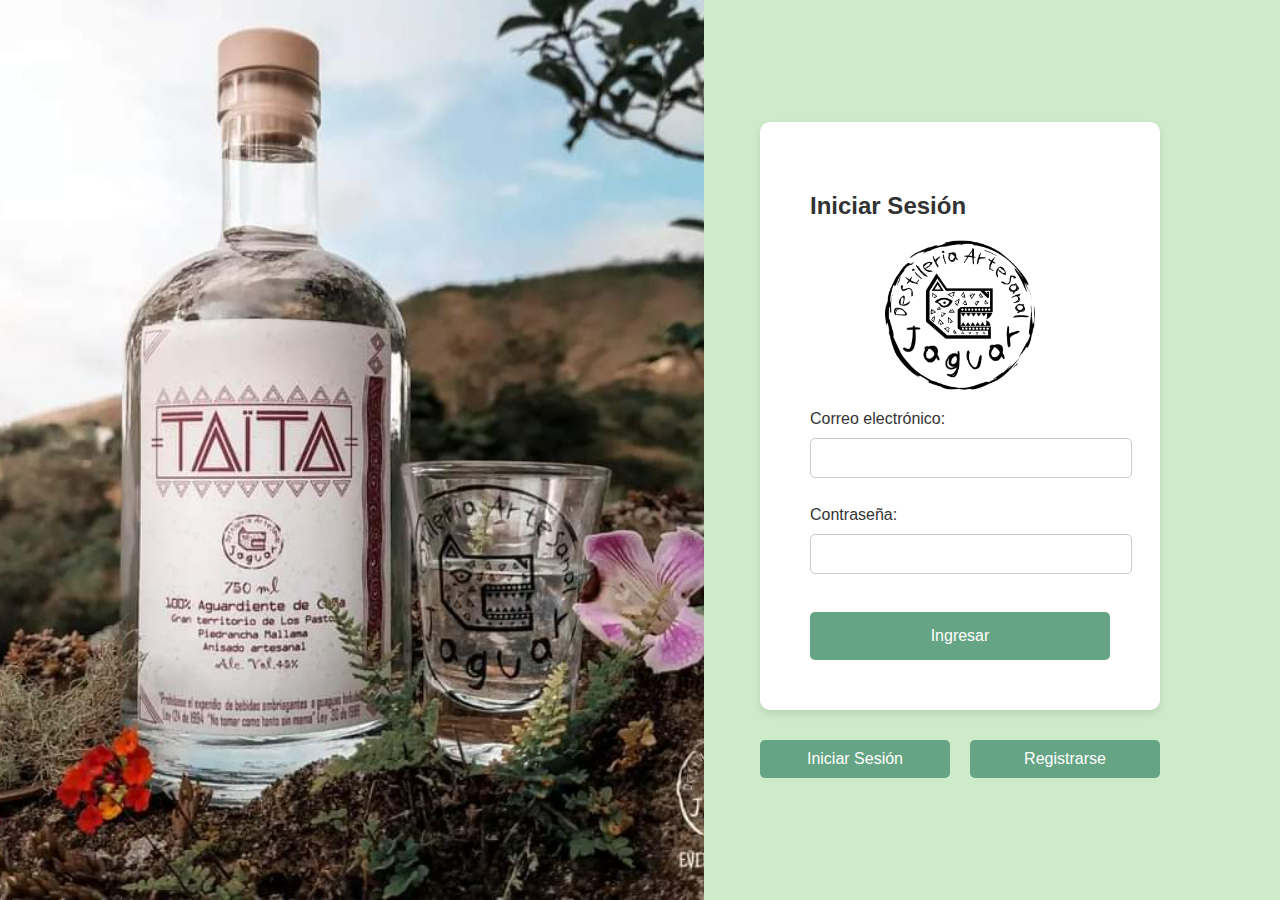
<file: destileria.html>
<!DOCTYPE html>
<html lang="es">
    <head>
        <meta charset="UTF-8">
        <meta name="viewport" content="width=device-width, initial-scale=1.0">
        <title>Formulario con Estilos</title>
        <style>
            /* Estilos generales */
            body {
                font-family: Arial, sans-serif;
                margin: 0;
                padding: 0;
                background-color: #ceebc9; /* Verde claro de fondo */
                display: flex;
                justify-content: center;
                align-items: center;
                height: 100vh;
                flex-direction: column;
                gap: 20px;
            }

            /* Contenedor principal para el login/registro */
            #contenedor {
                display: flex;
                width: 100%; /* Asegura que ocupe todo el ancho */
                height: 100vh; /* Altura completa de la ventana */
                gap: 0;
            }

            /* Estilos de la imagen grande */
            #imagenGrande {
                width: 55%; /* La imagen ocupa el 60% de la pantalla */
                height: 100vh; /* Ocupa toda la altura de la pantalla */
                object-fit: cover; /* La imagen cubre el espacio sin deformarse */
            }

            /* Contenedor del formulario */
            .formulario-container {
                width: 40%; /* El formulario ocupa el 40% de la pantalla */
                display: flex;
                justify-content: center;
                align-items: center;
                height: 100vh; /* Ocupa toda la altura de la pantalla */
            }

            /* Estilos para el formulario */
            .formulario {
                padding: 50px;
                background-color: #ffffff;
                color: #333333;
                width: 100%; /* Ancho completo dentro de su contenedor */
                max-width: 400px; /* Ancho máximo del formulario */
                box-sizing: border-box;
                box-shadow: 0 4px 8px rgba(0, 0, 0, 0.1); /* Sombra para darle más visibilidad */
                border-radius: 10px; /* Bordes redondeados */
                display: flex;
                flex-direction: column;
                justify-content: space-between;
            }

            /* Estilo para los campos de entrada */
            input[type="text"], input[type="password"], input[type="email"] {
                width: 100%;
                padding: 10px;
                margin: 10px 0;
                border: 1px solid #ccc;
                border-radius: 5px;
                font-size: 16px;
            }

            /* Estilo para el botón */
            button {
                background-color:rgb(101, 164, 132); /* Verde claro */
                color: white;
                padding: 15px 30px;
                font-size: 16px;
                border: none;
                border-radius: 5px;
                cursor: pointer;
                width: 100%;
                margin-top: 10px; /* Añadido margen entre los botones */
            }

            /* Hover para el botón */
            button:hover {
                background-color: #69dcae; /* Verde más oscuro al pasar el ratón */
            }

            /* Estilo para el logo */
            #logo {
                display: block;
                margin: 0 auto 20px;
                max-width: 150px;
            }

            /* Botones para alternar entre login y registro (moverlos al final) */
            .tabs {
                margin-top: 20px;
                display: flex;
                justify-content: center;
                gap: 20px;
            }

            .tabs button {
                padding: 10px 20px;
                background-color: rgb(101, 164, 132);
                border: none;
                cursor: pointer;
                border-radius: 5px;
            }

            .tabs button:hover {
                background-color: #69dcae;
            }
        </style>
    </head>
    
    <body>
        <!-- Contenedor principal -->
        <div id="contenedor">
            <!-- Imagen grande a la izquierda -->
            <img id="imagenGrande" src="ima1.jpeg" alt="Imagen Grande">

            <!-- Contenedor del formulario (a la derecha) -->
            <div class="formulario-container">
                <div>
                    <!-- Formulario de Login -->
                    <div id="login" class="formulario">
                        <h2>Iniciar Sesión</h2>
                        <img id="logo" src="ima3.png" alt="Logo">
                        <form action="login.php" method="POST">
                            <label for="email">Correo electrónico:</label>
                            <input type="email" name="email" required><br><br>

                            <label for="contrasena">Contraseña:</label>
                            <input type="password" name="contrasena" required><br><br>

                            <button type="submit">Ingresar</button>
                        </form>
                    </div>

                    <!-- Formulario de Registro -->
                    <div id="registro" class="formulario">
                        <h2>Registro de Usuario</h2>
                        <form action="registro.php" method="POST">
                            <label for="nombres">Nombres:</label>
                            <input type="text" name="nombres" required><br><br>
                    
                            <label for="apellidos">Apellidos:</label>
                            <input type="text" name="apellidos" required><br><br>

                            <label for="identificacion">Identificación:</label>
                            <input type="text" name="identificacion" required><br><br>
                    
                            <label for="email">Correo electrónico:</label>
                            <input type="email" name="email" required><br><br>
                    
                            <label for="contrasena">Contraseña:</label>
                            <input type="password" name="contrasena" required><br><br>
                    
                            <label for="tipo_usuario">Tipo de Usuario:</label>
                            <select name="tipo_usuario" required>
                                <option value="cliente">Cliente</option>
                                <option value="empleado">Empleado</option>
                            </select><br><br>
                    
                            <button type="submit">Registrarse</button>
                        </form>
                    </div>

                    <!-- Botones para alternar entre login y registro -->
                    <div class="tabs">
                        <button onclick="mostrarLogin()">Iniciar Sesión</button>
                        <button onclick="mostrarRegistro()">Registrarse</button>
                    </div>
                </div>
            </div>
        </div>

        <script>
            // Mostrar el formulario de login y ocultar el de registro
            function mostrarLogin() {
                document.getElementById('login').style.display = 'block';
                document.getElementById('registro').style.display = 'none';
            }

            // Mostrar el formulario de registro y ocultar el de login
            function mostrarRegistro() {
                document.getElementById('login').style.display = 'none';
                document.getElementById('registro').style.display = 'block';
            }

            // Al cargar la página, mostramos el formulario de login por defecto
            window.onload = function() {
                mostrarLogin();
            }
        </script>
    </body>
</html>
</file>
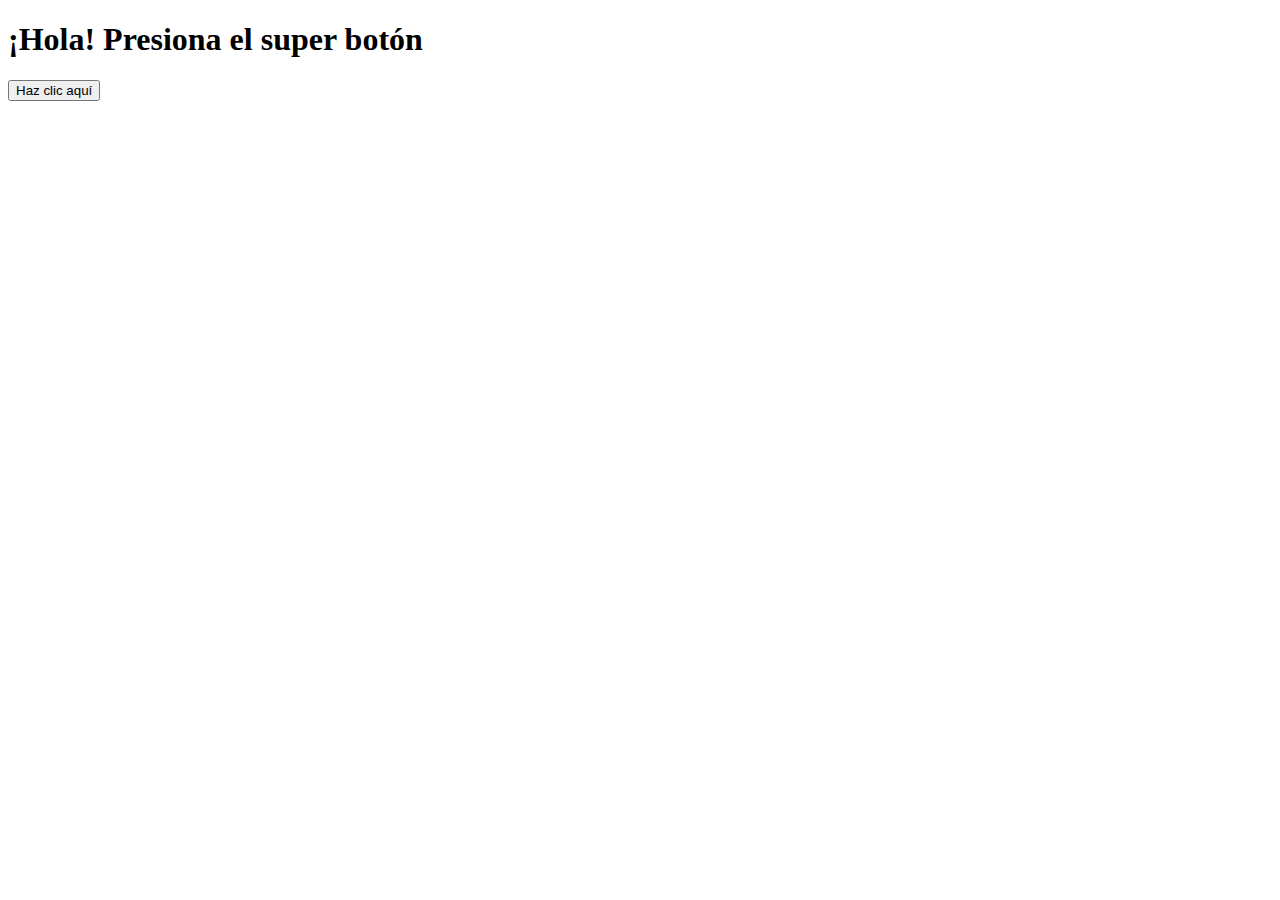
<file: ejemplo.html>
<!DOCTYPE html>
<html lang="es">
<head>
    <meta charset="UTF-8">
    <meta name="viewport" content="width=device-width, initial-scale=1.0">
    <title>Prueba de botón</title>
</head>
<body>

    <h1 id="mensaje">¡Hola! Presiona el super botón</h1>

    <button onclick="cambiarMensaje()">Haz clic aquí</button>

    <script>
        function cambiarMensaje() {
            alert("¡Excelente botón presionado!");  // Muestra una alerta
            document.getElementById("mensaje").textContent = "¡Has hecho clic!";
        }
    </script>

</body>
</html>
</file>
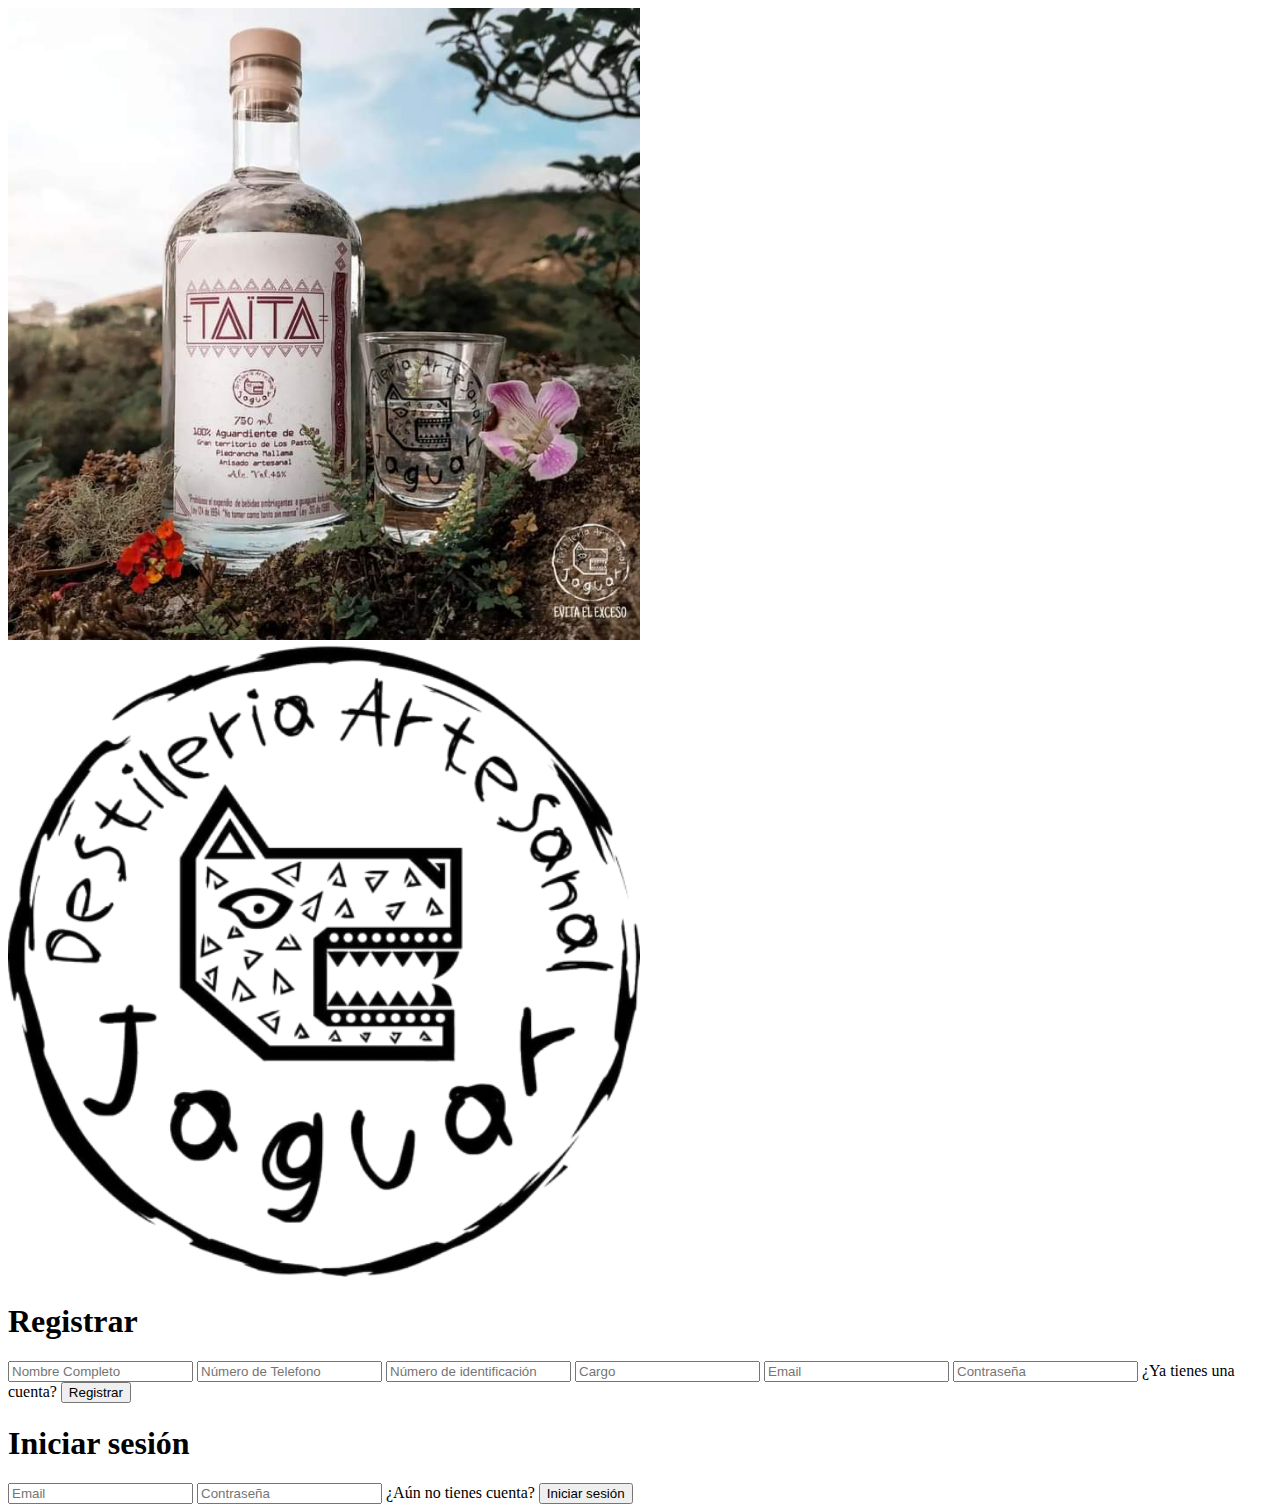
<file: Formulario Registro.html>
<!DOCTYPE html>
<html lang="es">
<head>
    <meta charset="UTF-8">
    <meta name="viewport" content="width=device-width, initial-scale=1.0">

    <link rel="stylesheet" href="style.css">
</head>
<body>
    <form action= "/submit" method = "post">
        <div class ="container">
            <img src="ima1.jpeg" class="ima1" alt="">
            <img src="ima3.png" class="ima3" alt="">
            <div class ="form sign-up-container">
                <h1>Registrar</h1>
                <form class ="formulario">
                    <input type="text" placeholder="Nombre Completo" id="Nombre">
                    <input type="number" placeholder="Número de Telefono" id="Telefono">
                    <input type="number" placeholder="Número de identificación" id="id">
                    <input type="text" placeholder="Cargo" id="Cargo">
                    <input type="text" placeholder="Email" id="Email">
                    <input type="text" placeholder="Contraseña" id="Contraseña">
                    <a class="ok-account"> ¿Ya tienes una cuenta?</a>
                    <input type="submit" value="Registrar">
                </form>
            </div>

            <div class ="form sign-in-container">
                <h1> Iniciar sesión</h1>
                <form class ="Formulario2">
                    <input type="text" placeholder="Email" id="Email2">
                    <input type="text" placeholder="Contraseña" id="Contraseña2">
                    <a class="no-account"> ¿Aún no tienes cuenta?</a>
                    <input type="submit" value="Iniciar sesión">
                </form>
            </div>
        </div>
        <script src="js/script.js"></script>
</body>
</html>
</file>
<file: style.css>
#img {
    display: flex;
    width: 100%;
    height: 100vh; /* Ocupa todo el alto de la pantalla */
}

.images {
    display: flex;
    width: 100%;
    height: 100%;
}

.ima1 {
    object-fit: cover;  /* Ajusta la imagen para cubrir el área sin distorsionar */
    width: 50%;         /* La imagen de la izquierda ocupará la mitad del contenedor */
    height: 100%;
}

.ima3 {
    object-fit: cover;  /* Mantiene el aspecto y cubre todo el contenedor */
    width: 50%;         /* La imagen de la derecha ocupará la otra mitad */
    height: 100%;
}
</file>
